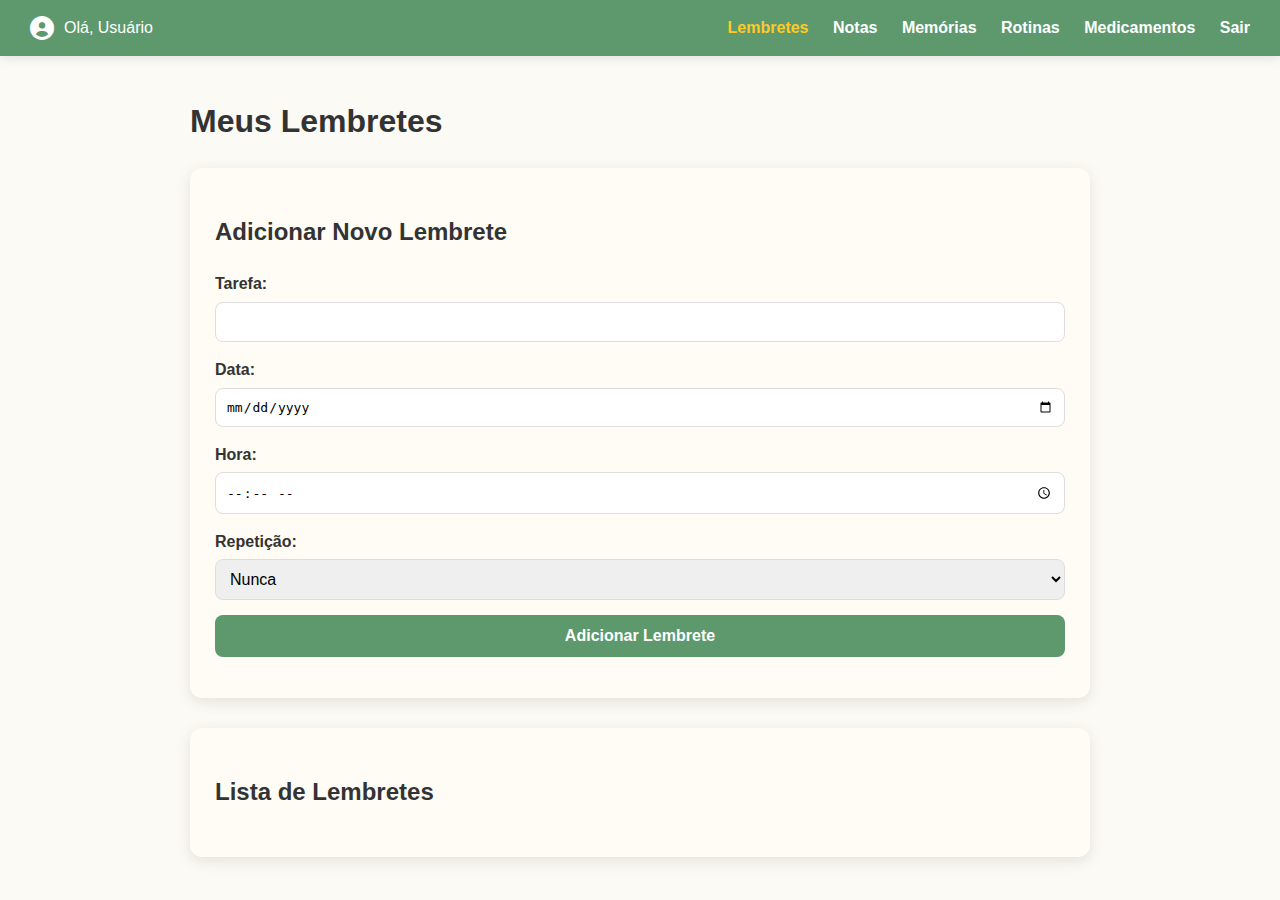
<file: frontend/lembretes.html>
<html lang="pt-BR">

<head>
    <meta charset="UTF-8">
    <meta name="viewport" content="width=device-width, initial-scale=1.0">
    <title>Meus Lembretes</title>
    <link rel="stylesheet" href="style.css">
    <link rel="stylesheet" href="https://cdnjs.cloudflare.com/ajax/libs/font-awesome/6.0.0-beta3/css/all.min.css">
</head>

<body>
    <header>
        <div class="user-info">
            <i class="fas fa-user-circle"></i>
            <span id="welcome-message">Olá, Usuário</span>
        </div>
        <nav>
            <a href="lembretes.html" class="active">Lembretes</a>
            <a href="notas.html">Notas</a>
            <a href="memorias.html">Memórias</a>
            <a href="rotinas.html">Rotinas</a>
            <a href="medicamentos.html">Medicamentos</a>
            <a href="#" id="logout-btn">Sair</a>
        </nav>
    </header>

    <main class="container">
        <h1>Meus Lembretes</h1>
        <div id="message-box" class="message-box" style="display: none;"></div>
        <section class="add-item-form">
            <h2>Adicionar Novo Lembrete</h2>
            <form id="reminder-form">
                <div class="form-group">
                    <label for="task-input">Tarefa:</label>
                    <input type="text" id="task-input" required>
                </div>
                <div class="form-group">
                    <label for="date-input">Data:</label>
                    <input type="date" id="date-input" required>
                </div>
                <div class="form-group">
                    <label for="time-input">Hora:</label>
                    <input type="time" id="time-input" required>
                </div>
                <div class="form-group">
                    <label for="repetition-input">Repetição:</label>
                    <select id="repetition-input" required>
                        <option value="Nunca">Nunca</option>
                        <option value="Diário">Diário</option>
                        <option value="Semanal">Semanal</option>
                        <option value="Mensal">Mensal</option>
                    </select>
                </div>
                <button type="submit">Adicionar Lembrete</button>
            </form>
        </section>

        <section class="list-container">
            <h2>Lista de Lembretes</h2>
            <ul id="reminders-list" class="item-list">
            </ul>
        </section>
    </main>

    <script src="lembretes.js"></script>
    <script>
        const userId = localStorage.getItem('user_id');
        if (userId) {
            document.getElementById('welcome-message').textContent = `Olá, ${userId}`;
        }
        document.getElementById('logout-btn').addEventListener('click', (e) => {
            e.preventDefault();
            localStorage.removeItem('user_id');
            window.location.href = 'login.html';
        });
    </script>
</body>

</html>
</file>
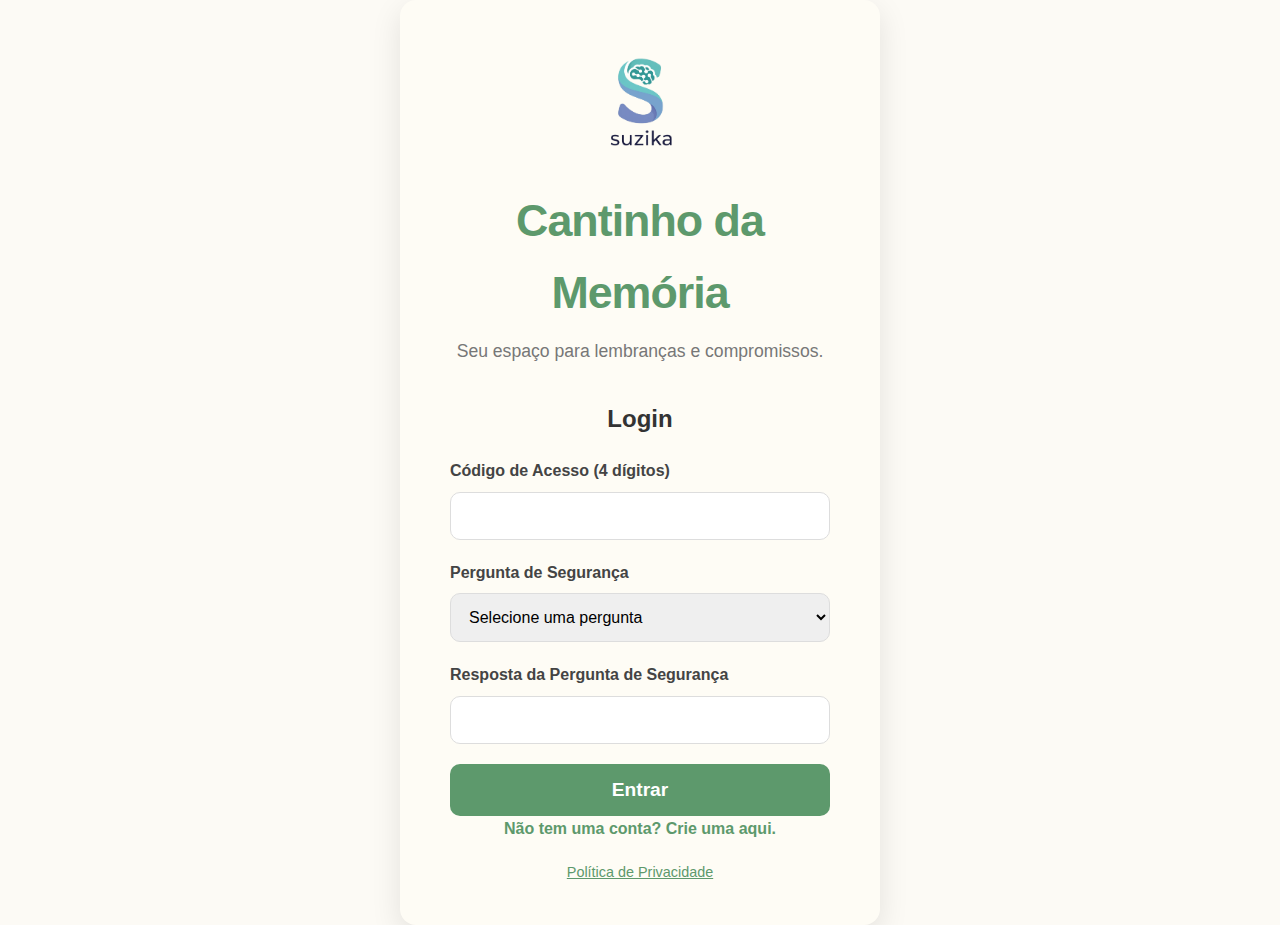
<file: frontend/login.html>
<!DOCTYPE html>
<html lang="pt-br">

<head>
    <meta charset="UTF-8">
    <meta name="viewport" content="width=device-width, initial-scale=1.0">
    <title>Cantinho da Memória - Acesso</title>
    <style>
        body {
            font-family: 'Inter', Arial, sans-serif;
            background-color: #fcfaf5;
            /* Fundo creme muito suave */
            margin: 0;
            padding: 0;
            color: #333;
            line-height: 1.6;
            display: flex;
            justify-content: center;
            align-items: center;
            min-height: 100vh;
        }

        .login-container {
            background-color: #fefcf5;
            /* Card com fundo creme suave */
            padding: 40px 50px;
            border-radius: 16px;
            box-shadow: 0 10px 30px rgba(0, 0, 0, 0.1);
            width: 100%;
            max-width: 480px;
            text-align: center;
            box-sizing: border-box;
            transition: transform 0.3s ease, box-shadow 0.3s ease;
        }

        .login-container:hover {
            transform: translateY(-8px);
            box-shadow: 0 15px 40px rgba(0, 0, 0, 0.15);
        }

        .app-header {
            margin-bottom: 35px;
        }

        .app-header img {
            width: 110px;
            margin-bottom: 12px;
        }

        .app-header h1 {
            color: #5d996c;
            /* Verde mais suave e natural */
            margin: 0;
            font-size: 2.8em;
            font-weight: bold;
            letter-spacing: -1px;
        }

        .app-header p {
            color: #777;
            margin: 8px 0 0;
            font-size: 1.1em;
        }

        hr {
            border: 0;
            height: 1px;
            background-color: #e0e0e0;
            margin: 40px 0;
        }

        .form-container h2 {
            color: #555;
            font-size: 1.8em;
            margin-bottom: 25px;
        }

        .form-group {
            margin-bottom: 20px;
            text-align: left;
        }

        .form-group label {
            display: block;
            margin-bottom: 8px;
            font-weight: 600;
            color: #444;
            font-size: 1em;
        }

        .form-group input,
        .form-group select {
            width: 100%;
            padding: 14px;
            box-sizing: border-box;
            border: 1px solid #ddd;
            border-radius: 10px;
            font-size: 1em;
            transition: border-color 0.3s ease, box-shadow 0.3s ease;
        }

        .form-group input:focus,
        .form-group select:focus {
            outline: none;
            border-color: #5d996c;
            box-shadow: 0 0 0 3px rgba(93, 153, 108, 0.2);
        }

        button[type="submit"] {
            width: 100%;
            padding: 15px;
            background-color: #5d996c;
            color: white;
            border: none;
            border-radius: 10px;
            font-size: 1.2em;
            font-weight: bold;
            cursor: pointer;
            transition: background-color 0.3s ease, transform 0.2s ease;
        }

        button[type="submit"]:hover {
            background-color: #528a61;
            transform: translateY(-2px);
        }

        a {
            color: #5d996c;
            text-decoration: none;
            font-weight: bold;
        }

        a:hover {
            text-decoration: underline;
        }

        /* Estilos da caixa de feedback para a página de login */
        #message-box {
            margin-top: 25px;
            padding: 15px;
            border-radius: 10px;
            font-weight: bold;
            display: none;
            text-align: center;
            font-size: 1em;
        }

        #message-box.success {
            background-color: #e8f5e9;
            color: #2e7d32;
            border: 1px solid #c8e6c9;
        }

        #message-box.error {
            background-color: #ffebee;
            color: #c62828;
            border: 1px solid #ffcdd2;
        }

        /* Animações */
        .slide-in {
            animation: slideIn 0.5s ease-out forwards;
        }

        .slide-out {
            animation: slideOut 0.5s ease-in forwards;
        }

        @keyframes slideIn {
            from {
                opacity: 0;
                transform: translateY(20px);
            }

            to {
                opacity: 1;
                transform: translateY(0);
            }
        }

        @keyframes slideOut {
            from {
                opacity: 1;
                transform: translateY(0);
            }

            to {
                opacity: 0;
                transform: translateY(-20px);
            }
        }

        /* Estilos do modal de privacidade */
        .privacy-link {
            display: block;
            margin-top: 20px;
            font-size: 0.9em;
            color: #777;
        }

        .privacy-link a {
            font-weight: normal;
            color: #5d996c;
            text-decoration: underline;
        }

        .privacy-link a:hover {
            text-decoration: none;
        }

        .modal-overlay {
            display: none;
            /* Inicia oculto */
            position: fixed;
            top: 0;
            left: 0;
            width: 100%;
            height: 100%;
            background-color: rgba(0, 0, 0, 0.6);
            justify-content: center;
            align-items: center;
            z-index: 1000;
            backdrop-filter: blur(5px);
        }

        .modal-content {
            background-color: #fefcf5;
            padding: 40px;
            border-radius: 16px;
            max-width: 90%;
            width: 600px;
            box-shadow: 0 10px 30px rgba(0, 0, 0, 0.2);
            position: relative;
            text-align: left;
        }

        .modal-content h2 {
            font-size: 2em;
            color: #5d996c;
            margin-bottom: 20px;
            border-bottom: 2px solid #e0e0e0;
            padding-bottom: 10px;
        }

        .modal-content p,
        .modal-content li {
            color: #444;
            font-size: 1em;
            line-height: 1.6;
        }

        .modal-content ul {
            margin-top: 15px;
            margin-bottom: 20px;
            padding-left: 20px;
        }

        .close-btn {
            position: absolute;
            top: 15px;
            right: 15px;
            background: none;
            border: none;
            font-size: 1.5em;
            cursor: pointer;
            color: #888;
            transition: color 0.2s ease;
        }

        .close-btn:hover {
            color: #333;
        }
    </style>
</head>

<body>
    <div class="login-container">
        <div class="app-header">
            <!-- Caminho da imagem original, com fallback para placeholder se falhar -->
            <img id="app-logo" src="logo_suzika.png" alt="Logo do Cantinho da Memória"
                onerror="this.src='https://placehold.co/110x110/5d996c/ffffff?text=Logo'">
            <h1>Cantinho da Memória</h1>
            <p>Seu espaço para lembranças e compromissos.</p>
        </div>

        <div id="form-content">
            <!-- Formulário de Login -->
            <div id="login-form-section" class="form-section slide-in">
                <h2>Login</h2>
                <form id="login-form">
                    <div class="form-group">
                        <label for="login-code">Código de Acesso (4 dígitos)</label>
                        <input type="text" id="login-code" name="code" maxlength="4" required>
                    </div>

                    <div class="form-group">
                        <label for="login-question-id">Pergunta de Segurança</label>
                        <select id="login-question-id" name="question_id" required>
                            <option value="" disabled selected>Selecione uma pergunta</option>
                            <option value="1">Qual era o nome do seu primeiro animal de estimação?</option>
                            <option value="2">Qual o nome da sua rua de infância?</p>
                            <option value="3">Qual é o seu livro favorito?</option>
                        </select>
                    </div>

                    <div class="form-group">
                        <label for="login-answer">Resposta da Pergunta de Segurança</label>
                        <input type="text" id="login-answer" name="answer" required>
                    </div>

                    <button type="submit">Entrar</button>
                </form>
                <a id="toggle-to-register" class="toggle-link">Não tem uma conta? Crie uma aqui.</a>
            </div>

            <!-- Formulário de Registro -->
            <div id="register-form-section" class="form-section" style="display:none;">
                <h2>Criar Conta</h2>
                <form id="register-form">
                    <div class="form-group">
                        <label for="register-code">Código de Acesso (4 dígitos)</label>
                        <input type="text" id="register-code" name="code" maxlength="4" required>
                    </div>

                    <div class="form-group">
                        <label for="register-question-id">Pergunta de Segurança</label>
                        <select id="register-question-id" name="question_id" required>
                            <option value="" disabled selected>Selecione uma pergunta</option>
                            <option value="1">Qual era o nome do seu primeiro animal de estimação?</option>
                            <option value="2">Qual o nome da sua rua de infância?</p>
                            <option value="3">Qual é o seu livro favorito?</option>
                        </select>
                    </div>

                    <div class="form-group">
                        <label for="register-answer">Resposta da Pergunta de Segurança</label>
                        <input type="text" id="register-answer" name="answer" required>
                    </div>

                    <button type="submit">Criar Conta</button>
                </form>
                <a id="toggle-to-login" class="toggle-link">Já tem uma conta? Voltar para o login.</a>
            </div>
        </div>

        <!-- Link para a Política de Privacidade -->
        <div class="privacy-link">
            <a href="#" id="privacy-link">Política de Privacidade</a>
        </div>

        <div id="message-box"></div>
    </div>

    <!-- Modal de Aviso de Privacidade (inicialmente oculto) -->
    <div id="privacy-modal" class="modal-overlay">
        <div class="modal-content">
            <button id="close-modal-btn" class="close-btn">&times;</button>
            <h2>Política de Privacidade</h2>
            <p>
                Agradecemos por usar o Cantinho da Memória! Para garantir a segurança e a funcionalidade,
                é importante que você saiba como tratamos seus dados.
            </p>
            <ul>
                <li><strong>Dados de Cadastro:</strong> Suas informações de login são armazenadas de forma segura e
                    criptografada no **Firebase**.</li>
                <li><strong>Conteúdo do Usuário:</strong> Fotos e arquivos são armazenados com segurança no
                    **Cloudinary**. No entanto, para fins de segurança e para garantir o bom funcionamento do serviço, o
                    administrador do aplicativo terá acesso para visualização e moderação desse conteúdo.</li>
                <li><strong>Compromisso:</strong> Nosso objetivo é a transparência. O acesso aos seus arquivos será
                    realizado apenas quando estritamente necessário.</li>
            </ul>
            <p>
                Ao continuar, você confirma que leu e concorda com esta política.
            </p>
        </div>
    </div>

    <script>
        const API_URL = 'http://127.0.0.1:8000';

        const loginForm = document.getElementById('login-form');
        const registerForm = document.getElementById('register-form');
        const toggleToRegisterLink = document.getElementById('toggle-to-register');
        const toggleToLoginLink = document.getElementById('toggle-to-login');
        const loginSection = document.getElementById('login-form-section');
        const registerSection = document.getElementById('register-form-section');
        const messageBox = document.getElementById('message-box');

        // NOVOS ELEMENTOS: Para a política de privacidade
        const privacyLink = document.getElementById('privacy-link');
        const privacyModal = document.getElementById('privacy-modal');
        const closeModalBtn = document.getElementById('close-modal-btn');

        function showMessage(message, isError = false) {
            messageBox.textContent = message;
            messageBox.className = isError ? 'error' : 'success';
            messageBox.style.display = 'block';
            setTimeout(() => {
                messageBox.style.display = 'none';
            }, 5000);
        }

        // Alterna entre os formulários de login e registro
        function toggleForms() {
            if (loginSection.style.display === 'none') {
                loginSection.style.display = 'block';
                registerSection.style.display = 'none';
                loginSection.classList.remove('slide-out');
                loginSection.classList.add('slide-in');
            } else {
                loginSection.style.display = 'none';
                registerSection.style.display = 'block';
                registerSection.classList.remove('slide-out');
                registerSection.classList.add('slide-in');
            }
        }

        toggleToRegisterLink.addEventListener('click', (e) => {
            e.preventDefault();
            toggleForms();
        });

        toggleToLoginLink.addEventListener('click', (e) => {
            e.preventDefault();
            toggleForms();
        });

        registerForm.addEventListener('submit', async (e) => {
            e.preventDefault();

            const code = document.getElementById('register-code').value;
            const question_id = document.getElementById('register-question-id').value;
            const answer = document.getElementById('register-answer').value;

            try {
                const response = await fetch(`${API_URL}/register`, {
                    method: 'POST',
                    headers: { 'Content-Type': 'application/json' },
                    body: JSON.stringify({ code, question_id, answer })
                });

                if (response.ok) {
                    const data = await response.json();
                    showMessage(data.message);
                    registerForm.reset();
                    toggleForms(); // Volta para o login após o registro bem-sucedido
                } else {
                    const errorData = await response.json();
                    showMessage(errorData.detail, true);
                }
            } catch (error) {
                console.error('Erro ao registrar:', error);
                showMessage('Falha na conexão com o servidor.', true);
            }
        });

        loginForm.addEventListener('submit', async (e) => {
            e.preventDefault();

            const code = document.getElementById('login-code').value;
            const question_id = document.getElementById('login-question-id').value;
            const answer = document.getElementById('login-answer').value;

            try {
                const response = await fetch(`${API_URL}/login`, {
                    method: 'POST',
                    headers: { 'Content-Type': 'application/json' },
                    body: JSON.stringify({ code, question_id, answer })
                });

                if (response.ok) {
                    const data = await response.json();
                    showMessage(data.message);
                    localStorage.setItem('user_id', data.user_id);
                    // Redireciona para a página de lembretes
                    window.location.href = 'lembretes.html';
                } else {
                    const errorData = await response.json();
                    showMessage(errorData.detail, true);
                }
            } catch (error) {
                console.error('Erro ao fazer login:', error);
                showMessage('Falha na conexão com o servidor.', true);
            }
        });

        // Lógica para mostrar e esconder o modal de privacidade
        privacyLink.addEventListener('click', (event) => {
            event.preventDefault(); // Impede o link de navegar
            privacyModal.style.display = 'flex';
        });

        closeModalBtn.addEventListener('click', () => {
            privacyModal.style.display = 'none';
        });

        privacyModal.addEventListener('click', (event) => {
            if (event.target === privacyModal) {
                privacyModal.style.display = 'none';
            }
        });
    </script>
</body>

</html>
</file>
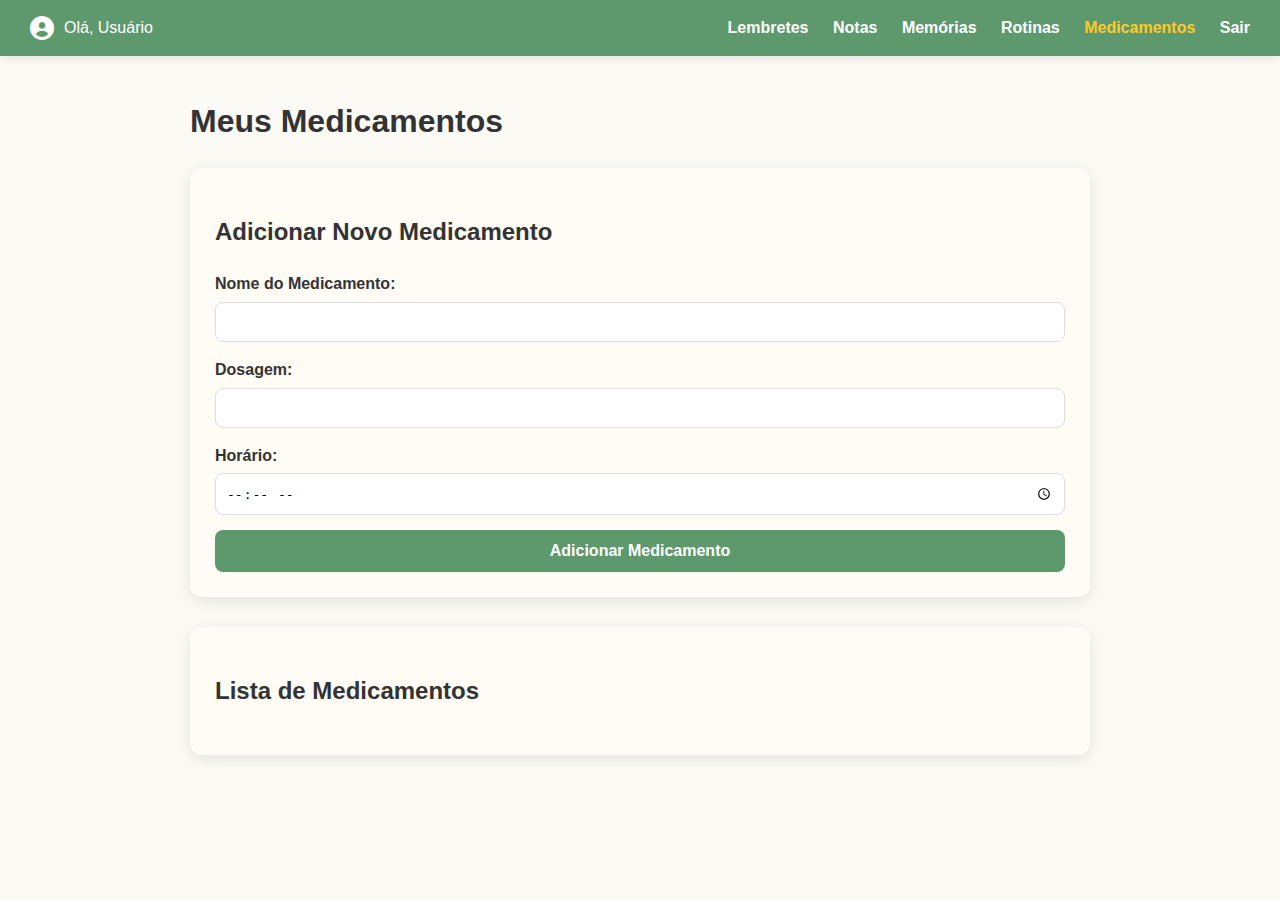
<file: frontend/medicamentos.html>
<!DOCTYPE html>
<html lang="pt-BR">

<head>
    <meta charset="UTF-8">
    <meta name="viewport" content="width=device-width, initial-scale=1.0">
    <title>Meus Medicamentos</title>
    <link rel="stylesheet" href="style.css">
    <link rel="stylesheet" href="https://cdnjs.cloudflare.com/ajax/libs/font-awesome/6.0.0-beta3/css/all.min.css">
</head>

<body>
    <header>
        <div class="user-info">
            <i class="fas fa-user-circle"></i>
            <span id="welcome-message">Olá, Usuário</span>
        </div>
        <nav>
            <a href="lembretes.html">Lembretes</a>
            <a href="notas.html">Notas</a>
            <a href="memorias.html">Memórias</a>
            <a href="rotinas.html">Rotinas</a>
            <a href="medicamentos.html" class="active">Medicamentos</a>
            <a href="#" id="logout-btn">Sair</a>
        </nav>
    </header>

    <main class="container">
        <h1>Meus Medicamentos</h1>
        <div id="message-box" class="message-box" style="display: none;"></div>

        <section class="add-item-form">
            <h2>Adicionar Novo Medicamento</h2>
            <form id="medication-form">
                <div class="form-group">
                    <label for="name-input">Nome do Medicamento:</label>
                    <input type="text" id="name-input" required>
                </div>
                <div class="form-group">
                    <label for="dosage-input">Dosagem:</label>
                    <input type="text" id="dosage-input" required>
                </div>
                <div class="form-group">
                    <label for="time-input">Horário:</label>
                    <input type="time" id="time-input" required>
                </div>
                <button type="submit">Adicionar Medicamento</button>
            </form>
        </section>

        <section class="list-container">
            <h2>Lista de Medicamentos</h2>
            <ul id="medications-list" class="item-list">
                <!-- Medicamentos serão inseridos aqui pelo JavaScript -->
            </ul>
        </section>
    </main>

    <script src="medicamentos.js"></script>
    <script>
        // Define a mensagem de boas-vindas com o nome do usuário
        const userId = localStorage.getItem('user_id');
        if (userId) {
            document.getElementById('welcome-message').textContent = `Olá, ${userId}`;
        }

        // Configura o botão de logout
        document.getElementById('logout-btn').addEventListener('click', (e) => {
            e.preventDefault();
            localStorage.removeItem('user_id');
            window.location.href = 'login.html';
        });
    </script>
</body>

</html>
</file>
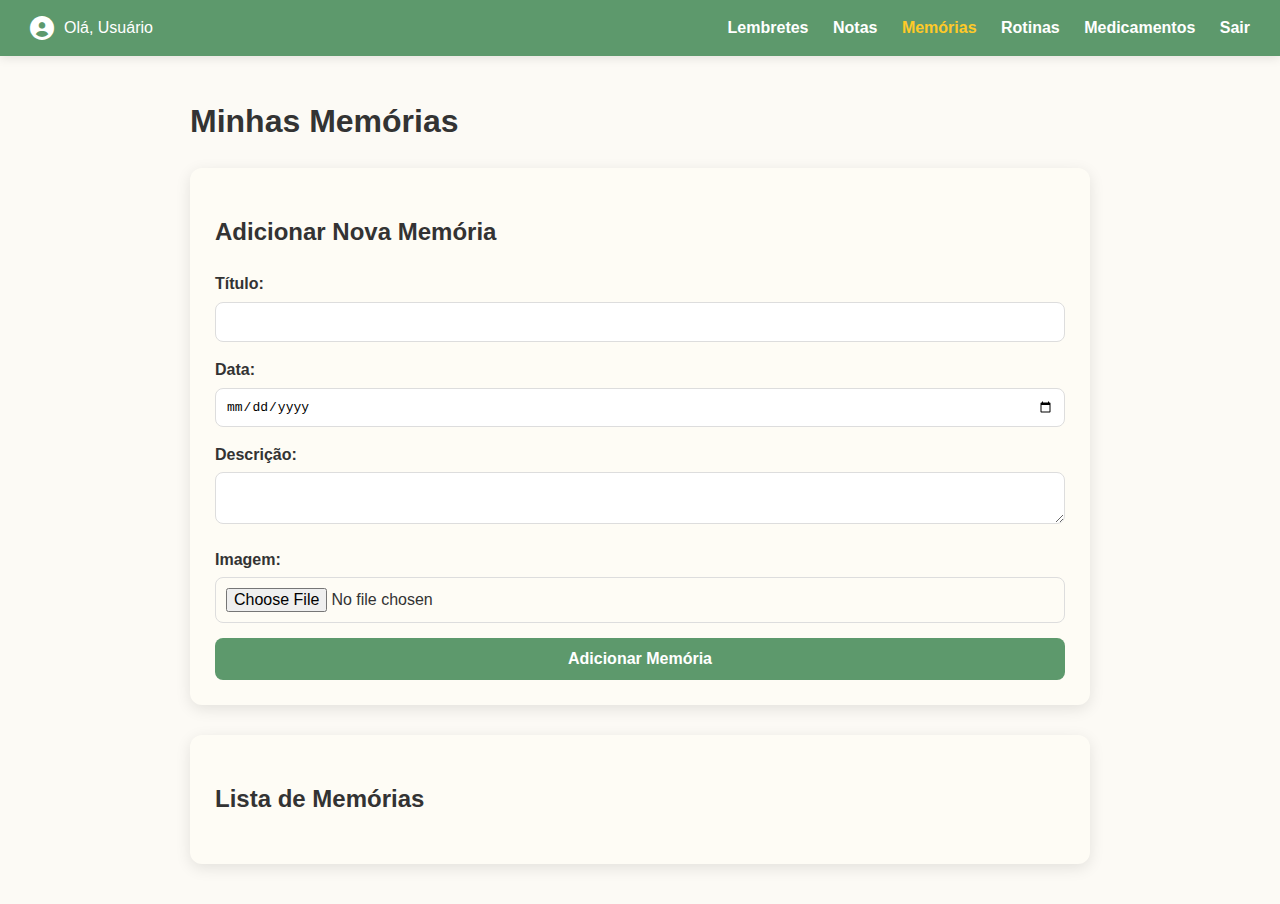
<file: frontend/memorias.html>
<!DOCTYPE html>
<html lang="pt-BR">

<head>
    <meta charset="UTF-8">
    <meta name="viewport" content="width=device-width, initial-scale=1.0">
    <title>Minhas Memórias</title>
    <link rel="stylesheet" href="style.css">
    <link rel="stylesheet" href="https://cdnjs.cloudflare.com/ajax/libs/font-awesome/6.0.0-beta3/css/all.min.css">
</head>

<body>
    <header>
        <div class="user-info">
            <i class="fas fa-user-circle"></i>
            <span id="welcome-message">Olá, Usuário</span>
        </div>
        <nav>
            <a href="lembretes.html">Lembretes</a>
            <a href="notas.html">Notas</a>
            <a href="memorias.html" class="active">Memórias</a>
            <a href="rotinas.html">Rotinas</a>
            <a href="medicamentos.html">Medicamentos</a>
            <a href="#" id="logout-btn">Sair</a>
        </nav>
    </header>

    <main class="container">
        <h1>Minhas Memórias</h1>
        <div id="message-box" class="message-box" style="display: none;"></div>
        <section class="add-item-form">
            <h2>Adicionar Nova Memória</h2>
            <form id="memory-form">
                <div class="form-group">
                    <label for="title-input">Título:</label>
                    <input type="text" id="title-input" required>
                </div>
                <div class="form-group">
                    <label for="date-input">Data:</label>
                    <input type="date" id="date-input" required>
                </div>
                <div class="form-group">
                    <label for="description-input">Descrição:</label>
                    <textarea id="description-input" required></textarea>
                </div>
                <div class="form-group">
                    <label for="image-input">Imagem:</label>
                    <input type="file" id="image-input">
                </div>
                <button type="submit">Adicionar Memória</button>
            </form>
        </section>

        <section class="list-container">
            <h2>Lista de Memórias</h2>
            <ul id="memories-list" class="item-list">
            </ul>
        </section>
    </main>

    <script src="memorias.js"></script>
    <script>
        const userId = localStorage.getItem('user_id');
        if (userId) {
            document.getElementById('welcome-message').textContent = `Olá, ${userId}`;
        }
        document.getElementById('logout-btn').addEventListener('click', (e) => {
            e.preventDefault();
            localStorage.removeItem('user_id');
            window.location.href = 'login.html';
        });
    </script>
</body>

</html>
</file>
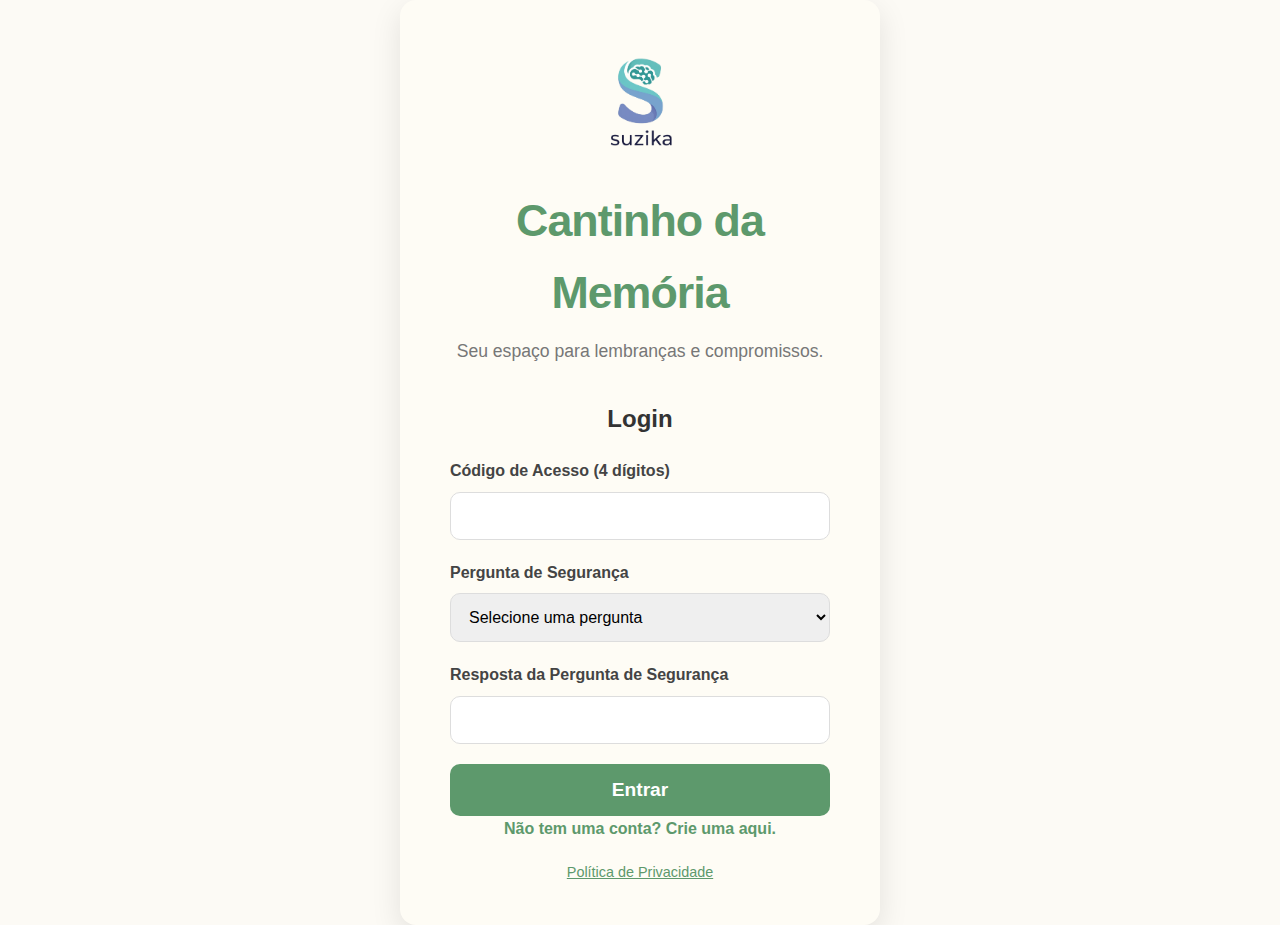
<file: frontend/notas.html>
<!DOCTYPE html>
<html lang="pt-BR">

<head>
    <meta charset="UTF-8">
    <meta name="viewport" content="width=device-width, initial-scale=1.0">
    <title>Minhas Notas</title>
    <link rel="stylesheet" href="style.css">
    <link rel="stylesheet" href="https://cdnjs.cloudflare.com/ajax/libs/font-awesome/6.0.0-beta3/css/all.min.css">
</head>

<body>
    <header>
        <div class="user-info">
            <i class="fas fa-user-circle"></i>
            <span id="welcome-message">Olá, Usuário</span>
        </div>
        <nav>
            <a href="lembretes.html">Lembretes</a>
            <a href="notas.html" class="active">Notas</a>
            <a href="memorias.html">Memórias</a>
            <a href="rotinas.html">Rotinas</a>
            <a href="medicamentos.html">Medicamentos</a>
            <a href="#" id="logout-btn">Sair</a>
        </nav>
    </header>

    <main class="container">
        <h1>Minhas Notas</h1>
        <div id="message-box" class="message-box" style="display: none;"></div>
        <section class="add-item-form">
            <h2>Adicionar Nova Nota</h2>
            <form id="note-form">
                <div class="form-group">
                    <label for="title-input">Título:</label>
                    <input type="text" id="title-input" required>
                </div>
                <div class="form-group">
                    <label for="content-textarea">Conteúdo:</label>
                    <textarea id="content-textarea" required></textarea>
                </div>
                <button type="submit">Adicionar Nota</button>
            </form>
        </section>

        <section class="list-container">
            <h2>Lista de Notas</h2>
            <ul id="notes-list" class="item-list">
            </ul>
        </section>
    </main>

    <script src="notas.js"></script>
    <script>
        const userId = localStorage.getItem('user_id');
        if (userId) {
            document.getElementById('welcome-message').textContent = `Olá, ${userId}`;
        }
        document.getElementById('logout-btn').addEventListener('click', (e) => {
            e.preventDefault();
            localStorage.removeItem('user_id');
            window.location.href = 'login.html';
        });
    </script>
</body>

</html>
</file>
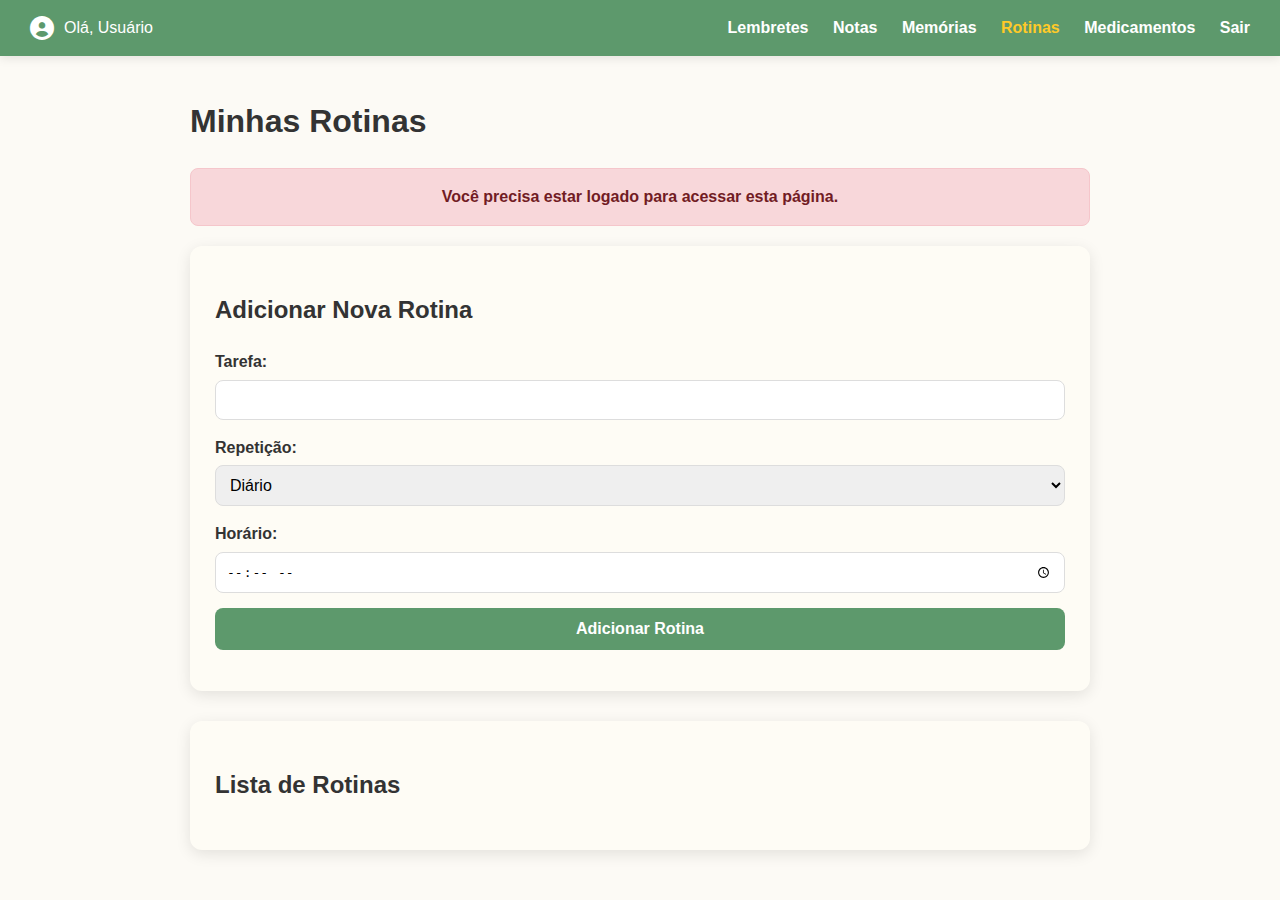
<file: frontend/rotinas.html>
<html lang="pt-BR">

<head>
    <meta charset="UTF-8">
    <meta name="viewport" content="width=device-width, initial-scale=1.0">
    <title>Minhas Rotinas</title>
    <link rel="stylesheet" href="style.css">
    <link rel="stylesheet" href="https://cdnjs.cloudflare.com/ajax/libs/font-awesome/6.0.0-beta3/css/all.min.css">
</head>

<body>
    <header>
        <div class="user-info">
            <i class="fas fa-user-circle"></i>
            <span id="welcome-message">Olá, Usuário</span>
        </div>
        <nav>
            <a href="lembretes.html">Lembretes</a>
            <a href="notas.html">Notas</a>
            <a href="memorias.html">Memórias</a>
            <a href="rotinas.html" class="active">Rotinas</a>
            <a href="medicamentos.html">Medicamentos</a>
            <a href="#" id="logout-btn">Sair</a>
        </nav>
    </header>

    <main class="container">
        <h1>Minhas Rotinas</h1>
        <div id="message-box" class="message-box" style="display: none;"></div>
        <section class="add-item-form">
            <h2>Adicionar Nova Rotina</h2>
            <form id="routine-form">
                <div class="form-group">
                    <label for="task-input">Tarefa:</label>
                    <input type="text" id="task-input" required>
                </div>
                <div class="form-group">
                    <label for="repetition-select">Repetição:</label>
                    <select id="repetition-select" required>
                        <option value="Diário">Diário</option>
                        <option value="Semanal">Semanal</option>
                        <option value="Mensal">Mensal</option>
                        <option value="Apenas uma vez">Apenas uma vez</option>
                    </select>
                </div>
                <div class="form-group">
                    <label for="time-input">Horário:</label>
                    <input type="time" id="time-input" required>
                </div>
                <button type="submit">Adicionar Rotina</button>
            </form>
        </section>

        <section class="list-container">
            <h2>Lista de Rotinas</h2>
            <ul id="routines-list" class="item-list">
                <!-- Rotinas serão carregadas aqui pelo JavaScript -->
            </ul>
        </section>
    </main>

    <!-- Importa o api.js primeiro, pois rotinas.js depende dele -->
    <script type="module" src="./api.js"></script>
    <!-- Importa a lógica específica da página de rotinas -->
    <script type="module" src="./rotinas.js"></script>
</body>

</html>
</file>
<file: frontend/style.css>
body {
    font-family: 'Inter', Arial, sans-serif;
    background-color: #fcfaf5;
    margin: 0;
    padding: 0;
    color: #333;
    line-height: 1.6;
}

header {
    background-color: #5d996c;
    color: white;
    padding: 15px 30px;
    display: flex;
    justify-content: space-between;
    align-items: center;
    box-shadow: 0 2px 10px rgba(0, 0, 0, 0.1);
}

.user-info {
    display: flex;
    align-items: center;
}

.user-info i {
    font-size: 24px;
    margin-right: 10px;
}

nav a {
    color: white;
    text-decoration: none;
    margin-left: 20px;
    font-weight: bold;
    transition: color 0.3s ease;
}

nav a:hover,
nav a.active {
    color: #ffca28;
}

.container {
    max-width: 900px;
    margin: 40px auto;
    padding: 0 20px;
}

h1,
h2 {
    color: #333;
    font-weight: 600;
}

.add-item-form,
.list-container {
    background-color: #fefcf5;
    padding: 25px;
    border-radius: 12px;
    box-shadow: 0 4px 15px rgba(0, 0, 0, 0.1);
    margin-bottom: 30px;
}

.form-group {
    margin-bottom: 15px;
}

.form-group label {
    display: block;
    margin-bottom: 5px;
    font-weight: bold;
}

.form-group input,
.form-group select,
.form-group textarea {
    width: 100%;
    padding: 10px;
    box-sizing: border-box;
    border: 1px solid #ddd;
    border-radius: 8px;
    font-size: 1em;
}

button[type="submit"] {
    display: block;
    width: 100%;
    padding: 12px;
    background-color: #5d996c;
    color: white;
    border: none;
    border-radius: 8px;
    font-size: 1em;
    font-weight: bold;
    cursor: pointer;
    transition: background-color 0.3s ease;
}

button[type="submit"]:hover {
    background-color: #528a61;
}

.message-box {
    display: none;
    padding: 15px;
    border-radius: 8px;
    margin-bottom: 20px;
    font-weight: bold;
    text-align: center;
}

.message-box.success {
    background-color: #d4edda;
    color: #155724;
    border: 1px solid #c3e6cb;
}

.message-box.error {
    background-color: #f8d7da;
    color: #721c24;
    border: 1px solid #f5c6cb;
}

.item-list {
    list-style: none;
    padding: 0;
}

.item-list li {
    background-color: #ffffff;
    padding: 15px;
    border-radius: 8px;
    margin-bottom: 10px;
    display: flex;
    justify-content: space-between;
    align-items: center;
    border-left: 5px solid #5d996c;
    transition: box-shadow 0.3s ease;
}

.item-list li:hover {
    box-shadow: 0 4px 8px rgba(0, 0, 0, 0.1);
}

.item-list li .item-info {
    flex-grow: 1;
}

.memory-card,
.note-card,
.routine-card,
.medication-card {
    display: flex;
    justify-content: space-between;
    align-items: center;
}

.memory-image {
    max-width: 100px;
    max-height: 100px;
    border-radius: 8px;
    margin-top: 10px;
}

.delete-btn {
    background-color: #e74c3c;
    color: white;
    border: none;
    padding: 8px 12px;
    border-radius: 5px;
    cursor: pointer;
    font-weight: bold;
    transition: background-color 0.3s ease;
    margin-left: 15px;
}

.delete-btn:hover {
    background-color: #c0392b;
}

#logout-btn {
    cursor: pointer;
}
</file>
